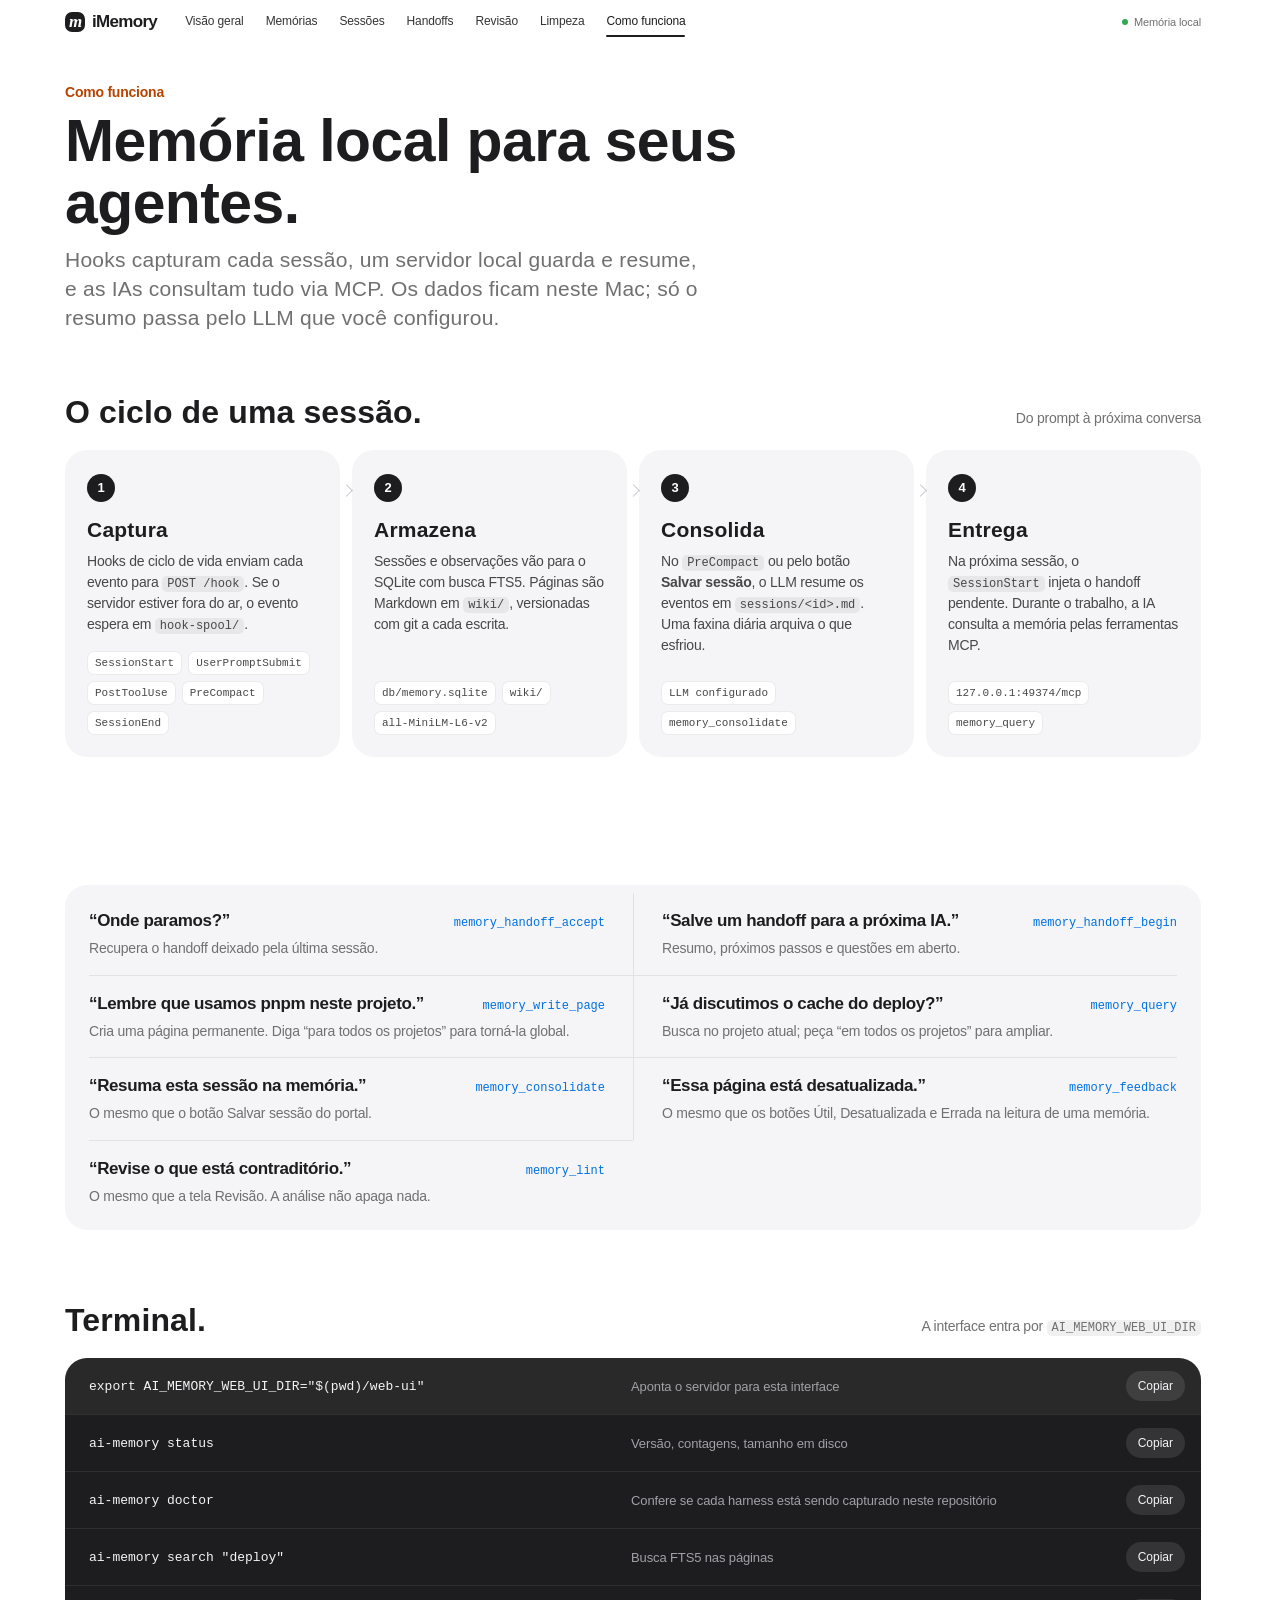
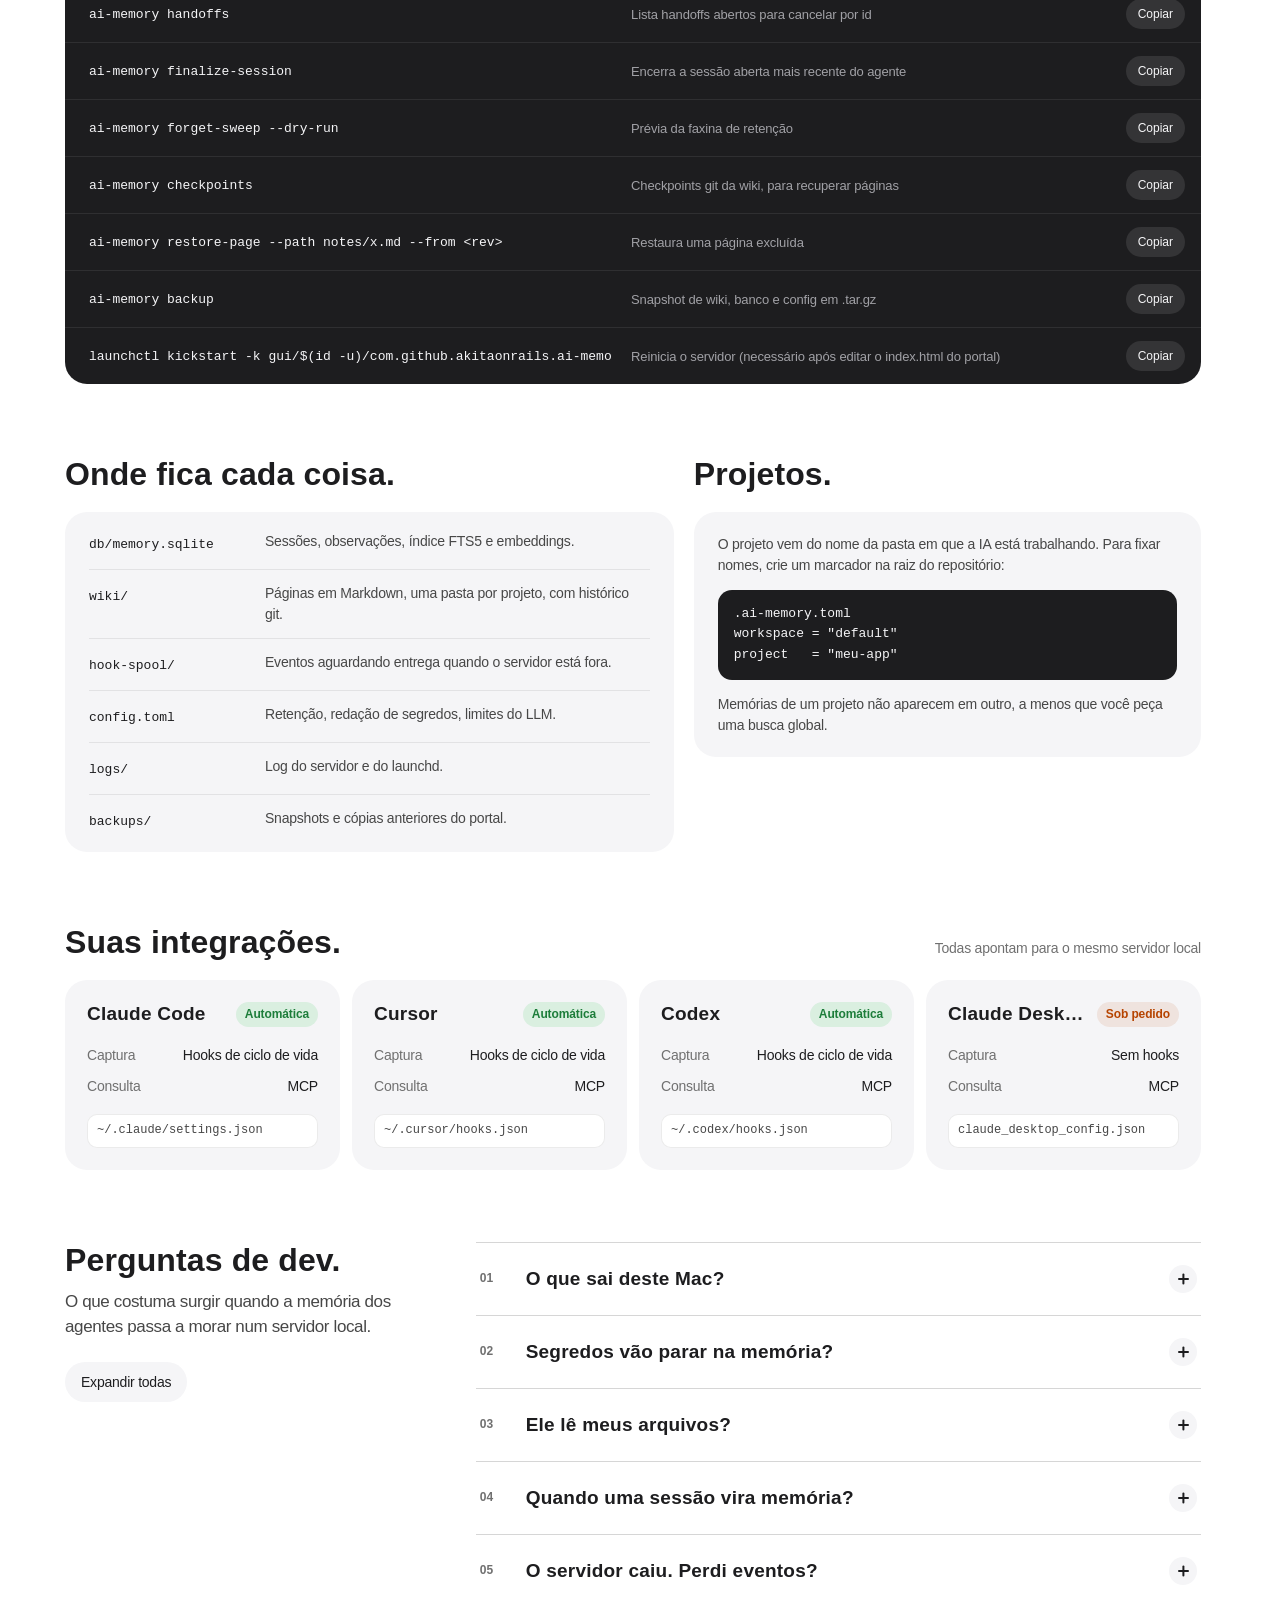
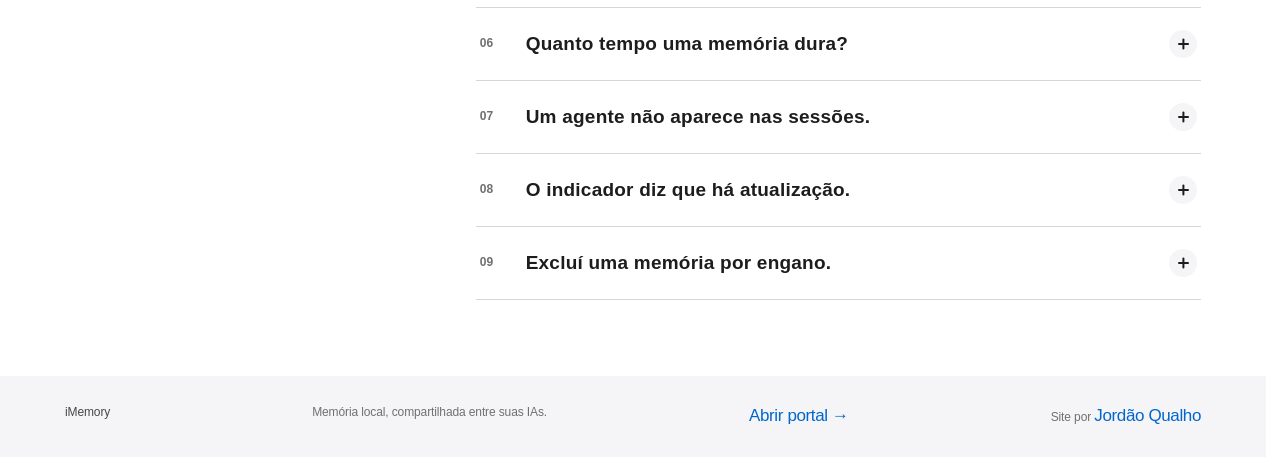
<file: web-ui/guide.html>
<!doctype html>
<html lang="pt-BR">
<head>
  <meta charset="utf-8">
  <meta name="viewport" content="width=device-width,initial-scale=1">
  <meta name="color-scheme" content="light">
  <meta name="theme-color" content="#ffffff">
  <title>Como funciona · iMemory</title>
  <link rel="icon" href="data:image/svg+xml,%3Csvg xmlns='http://www.w3.org/2000/svg' viewBox='0 0 40 40'%3E%3Crect width='40' height='40' rx='12' fill='%231d1d1f'/%3E%3Cpath d='M10 28V12h5l5 9 5-9h5v16h-5V20l-5 8-5-8v8' fill='%23fff'/%3E%3C/svg%3E">
  <link rel="stylesheet" href="style.css">
  <link rel="stylesheet" href="refine.css">
  <link rel="stylesheet" href="components.css">
  <script src="motion.js" defer></script>
  <script src="guide.js" defer></script>
</head>
<body>
  <a class="skip" href="#content">Ir para o conteúdo</a>
  <header class="global-nav">
    <div class="nav-inner">
      <a class="brand" href="./" aria-label="iMemory, início"><span class="logo">m</span><span>iMemory</span></a>
      <nav aria-label="Navegação principal" class="primary-nav">
        <a href="./">Visão geral</a>
        <a href="./#pages">Memórias</a>
        <a href="./#sessions">Sessões</a>
        <a href="./#handoffs">Handoffs</a>
        <a href="./#review">Revisão</a>
        <a href="./#cleanup">Limpeza</a>
        <a href="guide.html" class="active" aria-current="page">Como funciona</a>
      </nav>
      <div class="nav-status"><span class="connection online">Memória local</span></div>
    </div>
  </header>

  <main id="content" tabindex="-1">
    <section class="hero-band">
      <div class="hero">
        <div class="eyebrow">Como funciona</div>
        <h1>Memória local para seus agentes.</h1>
        <p>Hooks capturam cada sessão, um servidor local guarda e resume, e as IAs consultam tudo via MCP. Os dados ficam neste Mac; só o resumo passa pelo LLM que você configurou.</p>
      </div>
    </section>

    <section class="content-band doc">
      <div class="shell">

        <section class="doc-section" aria-labelledby="flow-title">
          <div class="section-title"><h2 id="flow-title">O ciclo de uma sessão.</h2><span>Do prompt à próxima conversa</span></div>
          <ol class="flow">
            <li class="g-card flow-step">
              <span class="step-no">1</span>
              <h3>Captura</h3>
              <p>Hooks de ciclo de vida enviam cada evento para <code>POST /hook</code>. Se o servidor estiver fora do ar, o evento espera em <code>hook-spool/</code>.</p>
              <div class="tags"><code>SessionStart</code><code>UserPromptSubmit</code><code>PostToolUse</code><code>PreCompact</code><code>SessionEnd</code></div>
            </li>
            <li class="g-card flow-step">
              <span class="step-no">2</span>
              <h3>Armazena</h3>
              <p>Sessões e observações vão para o SQLite com busca FTS5. Páginas são Markdown em <code>wiki/</code>, versionadas com git a cada escrita.</p>
              <div class="tags"><code>db/memory.sqlite</code><code>wiki/</code><code>all-MiniLM-L6-v2</code></div>
            </li>
            <li class="g-card flow-step">
              <span class="step-no">3</span>
              <h3>Consolida</h3>
              <p>No <code>PreCompact</code> ou pelo botão <strong>Salvar sessão</strong>, o LLM resume os eventos em <code>sessions/&lt;id&gt;.md</code>. Uma faxina diária arquiva o que esfriou.</p>
              <div class="tags"><code>LLM configurado</code><code>memory_consolidate</code></div>
            </li>
            <li class="g-card flow-step">
              <span class="step-no">4</span>
              <h3>Entrega</h3>
              <p>Na próxima sessão, o <code>SessionStart</code> injeta o handoff pendente. Durante o trabalho, a IA consulta a memória pelas ferramentas MCP.</p>
              <div class="tags"><code>127.0.0.1:49374/mcp</code><code>memory_query</code></div>
            </li>
          </ol>
        </section>

        <section class="doc-section" aria-labelledby="prompts-title">
          <div class="section-title"><h2 id="prompts-title">Peça em linguagem natural.</h2><span>A IA escolhe a ferramenta MCP</span></div>
          <div class="g-card phrases">
            <div class="phrase"><q>Onde paramos?</q><code>memory_handoff_accept</code><span>Recupera o handoff deixado pela última sessão.</span></div>
            <div class="phrase"><q>Salve um handoff para a próxima IA.</q><code>memory_handoff_begin</code><span>Resumo, próximos passos e questões em aberto.</span></div>
            <div class="phrase"><q>Lembre que usamos pnpm neste projeto.</q><code>memory_write_page</code><span>Cria uma página permanente. Diga “para todos os projetos” para torná-la global.</span></div>
            <div class="phrase"><q>Já discutimos o cache do deploy?</q><code>memory_query</code><span>Busca no projeto atual; peça “em todos os projetos” para ampliar.</span></div>
            <div class="phrase"><q>Resuma esta sessão na memória.</q><code>memory_consolidate</code><span>O mesmo que o botão Salvar sessão do portal.</span></div>
            <div class="phrase"><q>Essa página está desatualizada.</q><code>memory_feedback</code><span>O mesmo que os botões Útil, Desatualizada e Errada na leitura de uma memória.</span></div>
            <div class="phrase"><q>Revise o que está contraditório.</q><code>memory_lint</code><span>O mesmo que a tela Revisão. A análise não apaga nada.</span></div>
          </div>
        </section>

        <section class="doc-section" aria-labelledby="cli-title">
          <div class="section-title"><h2 id="cli-title">Terminal.</h2><span>A interface entra por <code>AI_MEMORY_WEB_UI_DIR</code></span></div>
          <div class="terminal">
            <div class="cmd head"><code>export AI_MEMORY_WEB_UI_DIR="$(pwd)/web-ui"</code><span>Aponta o servidor para esta interface</span><button type="button" class="copy">Copiar</button></div>
            <div class="cmd"><code>ai-memory status</code><span>Versão, contagens, tamanho em disco</span><button type="button" class="copy">Copiar</button></div>
            <div class="cmd"><code>ai-memory doctor</code><span>Confere se cada harness está sendo capturado neste repositório</span><button type="button" class="copy">Copiar</button></div>
            <div class="cmd"><code>ai-memory search "deploy"</code><span>Busca FTS5 nas páginas</span><button type="button" class="copy">Copiar</button></div>
            <div class="cmd"><code>ai-memory handoffs</code><span>Lista handoffs abertos para cancelar por id</span><button type="button" class="copy">Copiar</button></div>
            <div class="cmd"><code>ai-memory finalize-session</code><span>Encerra a sessão aberta mais recente do agente</span><button type="button" class="copy">Copiar</button></div>
            <div class="cmd"><code>ai-memory forget-sweep --dry-run</code><span>Prévia da faxina de retenção</span><button type="button" class="copy">Copiar</button></div>
            <div class="cmd"><code>ai-memory checkpoints</code><span>Checkpoints git da wiki, para recuperar páginas</span><button type="button" class="copy">Copiar</button></div>
            <div class="cmd"><code>ai-memory restore-page --path notes/x.md --from &lt;rev&gt;</code><span>Restaura uma página excluída</span><button type="button" class="copy">Copiar</button></div>
            <div class="cmd"><code>ai-memory backup</code><span>Snapshot de wiki, banco e config em .tar.gz</span><button type="button" class="copy">Copiar</button></div>
            <div class="cmd"><code>launchctl kickstart -k gui/$(id -u)/com.github.akitaonrails.ai-memory</code><span>Reinicia o servidor (necessário após editar o index.html do portal)</span><button type="button" class="copy">Copiar</button></div>
          </div>
        </section>

        <section class="doc-section split" aria-labelledby="data-title">
          <div>
            <div class="section-title"><h2 id="data-title">Onde fica cada coisa.</h2></div>
            <dl class="g-card paths">
              <div><dt><code>db/memory.sqlite</code></dt><dd>Sessões, observações, índice FTS5 e embeddings.</dd></div>
              <div><dt><code>wiki/</code></dt><dd>Páginas em Markdown, uma pasta por projeto, com histórico git.</dd></div>
              <div><dt><code>hook-spool/</code></dt><dd>Eventos aguardando entrega quando o servidor está fora.</dd></div>
              <div><dt><code>config.toml</code></dt><dd>Retenção, redação de segredos, limites do LLM.</dd></div>
              <div><dt><code>logs/</code></dt><dd>Log do servidor e do launchd.</dd></div>
              <div><dt><code>backups/</code></dt><dd>Snapshots e cópias anteriores do portal.</dd></div>
            </dl>
          </div>
          <div>
            <div class="section-title"><h2>Projetos.</h2></div>
            <div class="g-card note">
              <p>O projeto vem do nome da pasta em que a IA está trabalhando. Para fixar nomes, crie um marcador na raiz do repositório:</p>
              <pre><code>.ai-memory.toml
workspace = "default"
project   = "meu-app"</code></pre>
              <p>Memórias de um projeto não aparecem em outro, a menos que você peça uma busca global.</p>
            </div>
          </div>
        </section>

        <section class="doc-section" aria-labelledby="int-title">
          <div class="section-title"><h2 id="int-title">Suas integrações.</h2><span>Todas apontam para o mesmo servidor local</span></div>
          <div class="integrations">
            <article class="g-card integration">
              <header><h3>Claude Code</h3><span class="badge auto">Automática</span></header>
              <ul><li><b>Captura</b>Hooks de ciclo de vida</li><li><b>Consulta</b>MCP</li></ul>
              <code class="config">~/.claude/settings.json</code>
            </article>
            <article class="g-card integration">
              <header><h3>Cursor</h3><span class="badge auto">Automática</span></header>
              <ul><li><b>Captura</b>Hooks de ciclo de vida</li><li><b>Consulta</b>MCP</li></ul>
              <code class="config">~/.cursor/hooks.json</code>
            </article>
            <article class="g-card integration">
              <header><h3>Codex</h3><span class="badge auto">Automática</span></header>
              <ul><li><b>Captura</b>Hooks de ciclo de vida</li><li><b>Consulta</b>MCP</li></ul>
              <code class="config">~/.codex/hooks.json</code>
            </article>
            <article class="g-card integration">
              <header><h3>Claude Desktop</h3><span class="badge manual">Sob pedido</span></header>
              <ul><li><b>Captura</b>Sem hooks</li><li><b>Consulta</b>MCP</li></ul>
              <code class="config">claude_desktop_config.json</code>
            </article>
          </div>
        </section>

        <section class="doc-section faq-section" aria-labelledby="faq-title">
          <div class="faq-intro">
            <h2 id="faq-title">Perguntas de dev.</h2>
            <p>O que costuma surgir quando a memória dos agentes passa a morar num servidor local.</p>
            <button type="button" class="pill-button" id="faq-toggle" aria-pressed="false">Expandir todas</button>
          </div>
          <div class="faq-list">
            <details class="faq-item"><summary><span class="faq-no">01</span><span class="faq-q">O que sai deste Mac?</span><span class="faq-icon" aria-hidden="true"></span></summary><div class="faq-a"><p>Só o texto enviado ao LLM que você configurou, quando uma sessão é consolidada ou revisada pelo auto-improve agendado.</p><p>Captura, busca FTS5, embeddings e o portal rodam localmente em <code>127.0.0.1:49374</code>.</p></div></details>
            <details class="faq-item"><summary><span class="faq-no">02</span><span class="faq-q">Segredos vão parar na memória?</span><span class="faq-icon" aria-hidden="true"></span></summary><div class="faq-a"><p>Os eventos passam por redação antes de gravar: tokens Bearer, chaves <code>sk-</code>, <code>ghp_</code>, <code>AKIA</code>, <code>AIza</code>, tokens do Slack, JWTs e chaves PEM.</p><p>Padrões próprios podem ser adicionados na seção de redação do <code>config.toml</code>.</p></div></details>
            <details class="faq-item"><summary><span class="faq-no">03</span><span class="faq-q">Ele lê meus arquivos?</span><span class="faq-icon" aria-hidden="true"></span></summary><div class="faq-a"><p>Não. Recebe apenas os eventos da conversa e das ferramentas que a IA executa: prompts, chamadas de ferramenta e seus resultados resumidos.</p><p>Não monitora o editor, o sistema de arquivos nem o que você digita fora da IA.</p></div></details>
            <details class="faq-item"><summary><span class="faq-no">04</span><span class="faq-q">Quando uma sessão vira memória?</span><span class="faq-icon" aria-hidden="true"></span></summary><div class="faq-a"><p>Em três momentos: no <code>PreCompact</code>, quando o agente compacta o contexto; pelo botão <strong>Salvar sessão</strong> do portal; ou quando você pede “resuma esta sessão na memória”.</p><p>No fim da sessão, o hook deixa um handoff automático para a próxima IA. A consolidação no <code>SessionEnd</code> só roda com <code>AI_MEMORY_CONSOLIDATE_ON_SESSION_END</code> ligado.</p></div></details>
            <details class="faq-item"><summary><span class="faq-no">05</span><span class="faq-q">O servidor caiu. Perdi eventos?</span><span class="faq-icon" aria-hidden="true"></span></summary><div class="faq-a"><p>Não, se ele voltar a tempo. Os hooks gravam cada evento em <code>hook-spool/</code> e reenviam quando o servidor responde.</p><p>Eventos parados por mais de 7 dias são descartados na drenagem.</p></div></details>
            <details class="faq-item"><summary><span class="faq-no">06</span><span class="faq-q">Quanto tempo uma memória dura?</span><span class="faq-icon" aria-hidden="true"></span></summary><div class="faq-a"><p>Decisões, regras e notas ficam até você excluir. Uma faxina diária arquiva memórias de sessão pouco consultadas e apaga de vez o que está arquivado há mais de 180 dias (<code>hard_delete_after_days</code>).</p><p>Páginas fixadas não são arquivadas; páginas com <code>expires_at</code> somem na data definida.</p></div></details>
            <details class="faq-item"><summary><span class="faq-no">07</span><span class="faq-q">Um agente não aparece nas sessões.</span><span class="faq-icon" aria-hidden="true"></span></summary><div class="faq-a"><p>Rode <code>ai-memory doctor</code> dentro do repositório: ele compara as sessões locais de cada harness com o que o servidor recebeu e aponta o hook que falta.</p><p>Para reinstalar, use <code>ai-memory install-hooks --agent &lt;agente&gt; --apply</code>.</p></div></details>
            <details class="faq-item"><summary><span class="faq-no">08</span><span class="faq-q">O indicador diz que há atualização.</span><span class="faq-icon" aria-hidden="true"></span></summary><div class="faq-a"><p>O portal lê a versão do servidor local e compara com a última release de <a href="https://github.com/akitaonrails/ai-memory/releases">akitaonrails/ai-memory</a>. Isso acontece ao abrir e de novo quando você clica em <strong>Servidor conectado</strong>.</p><p>A interface não atualiza o binário. Para trocar a versão, use o instalador do ai-memory e reinicie o LaunchAgent.</p></div></details>
            <details class="faq-item"><summary><span class="faq-no">09</span><span class="faq-q">Excluí uma memória por engano.</span><span class="faq-icon" aria-hidden="true"></span></summary><div class="faq-a"><p>No portal há 6 segundos para desfazer. Depois disso, toda exclusão deixa um checkpoint git na wiki.</p><p>Liste com <code>ai-memory checkpoints</code> e recupere com <code>ai-memory restore-page --path &lt;caminho&gt; --from &lt;rev&gt;</code>.</p></div></details>
          </div>
        </section>
      </div>
    </section>
  </main>

  <footer><div class="shell footer-inner"><span>iMemory</span><span>Memória local, compartilhada entre suas IAs.</span><a href="./" class="text-link">Abrir portal →</a><span>Site por <a href="https://jordaoqualho.com/" target="_blank" rel="noopener noreferrer" class="text-link">Jordão Qualho</a></span></div></footer>
  <div id="toasts" class="toasts"></div>
</body>
</html>
</file>
<file: web-ui/style.css>
:root{--ink:#1d1d1f;--deep:#474747;--muted:#707070;--line:#d6d6d6;--paper:#fff;--canvas:#f5f5f7;--wash:#e8e8ed;--blue:#0071e3;--link:#0066cc;--ember:#b64400;font-family:-apple-system,BlinkMacSystemFont,"SF Pro Text","SF Pro Icons","Helvetica Neue",Helvetica,Arial,sans-serif;font-feature-settings:normal;color-scheme:light}*{box-sizing:border-box}html{background:var(--paper);scroll-behavior:smooth}body{margin:0;color:var(--ink);background:var(--paper);font-size:17px;line-height:1.47;letter-spacing:-.022em;-webkit-font-smoothing:antialiased;-moz-osx-font-smoothing:grayscale;text-rendering:optimizeLegibility}button,input,select{font:inherit}button{cursor:pointer}a{color:inherit;text-decoration:none}button,a,input,summary{-webkit-tap-highlight-color:transparent;touch-action:manipulation}button:focus-visible,a:focus-visible,input:focus-visible,summary:focus-visible{outline:3px solid var(--blue);outline-offset:3px}.skip{position:fixed;z-index:9;top:-100px;left:20px;padding:12px 16px;background:var(--ink);color:#fff;border-radius:999px}.skip:focus{top:10px}.visually-hidden{position:absolute;width:1px;height:1px;padding:0;margin:-1px;overflow:hidden;clip:rect(0,0,0,0);white-space:nowrap;border:0}.shell{max-width:1200px;margin:0 auto;padding-inline:32px}.global-nav{height:48px;position:sticky;top:0;z-index:5;background:color-mix(in srgb,var(--paper) 86%,transparent);backdrop-filter:saturate(180%) blur(20px)}.nav-inner{height:100%;max-width:1200px;margin:auto;padding:0 32px;display:flex;align-items:center;gap:28px}.brand{font-size:17px;font-weight:600;letter-spacing:-.04em;display:flex;align-items:center;gap:7px;white-space:nowrap}.logo{display:grid;place-items:center;width:20px;height:20px;border-radius:7px;background:var(--ink);color:#fff;font-family:Georgia,serif;font-style:italic;font-size:17px;line-height:1;letter-spacing:-2px;padding-right:1px}.primary-nav{display:flex;align-items:center;gap:22px;flex:1}.primary-nav a{color:var(--deep);font-size:12px;white-space:nowrap}.primary-nav a:hover,.primary-nav a.active{color:var(--ink)}.primary-nav a.active{font-weight:600}.nav-status{display:flex;align-items:center;gap:12px;margin-left:auto}.connection{font-size:11px;color:var(--muted);white-space:nowrap;display:flex;align-items:center;gap:6px}button.connection{border:0;background:transparent;padding:0;font:inherit}button.connection:hover{color:var(--ink)}.connection:before{content:"";height:6px;width:6px;border-radius:50%;background:var(--muted);flex:none}.connection.online:before{background:#34a853}.connection.update{color:var(--ember)}.connection.update:before{background:var(--ember)}.refresh{width:28px;height:28px;border:0;background:transparent;border-radius:50%;font-size:19px;line-height:1;color:var(--deep)}.refresh:hover{background:var(--wash)}.hero-band{background:var(--paper)}.hero{max-width:900px;margin:0 auto;padding:120px 32px 108px;text-align:center}.eyebrow{font-size:14px;line-height:1.25;font-weight:500;letter-spacing:-.01em;color:var(--ember)}h1{margin:12px 0 18px;font-size:clamp(48px,7vw,80px);line-height:1.05;letter-spacing:-.015em;font-weight:600}h2{font-size:clamp(28px,3.4vw,40px);line-height:1.14;letter-spacing:.007em;font-weight:600}p{line-height:1.47}.hero p{max-width:560px;margin:0 auto;color:var(--muted);font-size:21px;letter-spacing:.011em}.date{display:block;margin-top:20px;color:var(--muted);font-size:14px}.content-band{padding:64px 0 96px;background:var(--paper)}#search-form{max-width:740px;margin:0 auto 76px;padding:7px 7px 7px 19px;background:var(--canvas);border-radius:999px;display:flex;align-items:center;gap:12px}#search-form>span{font-size:22px;color:var(--deep);line-height:1}input{min-width:0;flex:1;border:0;background:transparent;color:var(--ink);outline:0;font-size:17px;padding:9px 0}input::placeholder{color:var(--muted)}kbd{color:var(--muted);font-size:11px;border:1px solid var(--line);border-radius:6px;padding:3px 6px;letter-spacing:0}.button{border:0;border-radius:980px;background:var(--blue);color:#fff;padding:11px 17px;font-size:17px;font-weight:400;letter-spacing:-.022em;white-space:nowrap}.button:hover{background:#0077ed}.button.secondary{color:var(--ink);background:var(--wash)}.button.secondary:hover{background:#dfe0e5}#notice{max-width:740px;margin:-50px auto 48px;padding:16px 20px;background:#fff6f1;color:var(--ink);border-radius:18px;font-size:14px}#view{min-height:220px}.metrics{max-width:1200px;margin:0 auto 100px;display:grid;grid-template-columns:repeat(4,1fr);background:var(--canvas);border-radius:28px;overflow:hidden}.metric{padding:36px 28px;min-height:196px}.metric-label{font-size:17px;color:var(--deep);line-height:1.3}.metric-number{margin:24px 0 8px;font-size:56px;line-height:1.07;font-weight:600;letter-spacing:-.005em;font-variant-numeric:tabular-nums}.metric-note{color:var(--muted);font-size:14px}.columns{display:grid;grid-template-columns:1fr 1fr;gap:20px}.card{background:var(--canvas);border-radius:28px;overflow:hidden}.card-header{display:flex;justify-content:space-between;align-items:center;gap:14px;padding:28px 32px 18px}.card-header h2{font-size:28px;margin:0}.text-link{border:0;background:none;color:var(--link);font-size:17px;letter-spacing:-.022em;padding:0;white-space:nowrap}.text-link:hover{text-decoration:underline}.empty{min-height:320px;padding:48px 32px;display:flex;flex-direction:column;align-items:center;justify-content:center;text-align:center}.empty-symbol{display:grid;place-items:center;width:72px;height:72px;background:var(--paper);border-radius:28px;color:var(--ink);font-size:31px;margin-bottom:24px}.empty h3{font-size:28px;line-height:1.14;letter-spacing:.007em;margin:0 0 12px;font-weight:600}.empty p{max-width:370px;margin:0;color:var(--muted);font-size:17px}.handoff-empty{background:#f0e4d3}.project-section{margin-top:112px}.section-title{display:flex;align-items:baseline;justify-content:space-between;gap:20px;margin-bottom:28px}.section-title h2{margin:0}.section-title span{font-size:14px;color:var(--muted)}.project-cards{display:grid;grid-template-columns:repeat(4,1fr);gap:20px}.project-card{min-height:230px;border:0;border-radius:28px;background:var(--canvas);padding:28px;text-align:left;transition:background .2s}.project-card:hover{background:var(--wash)}.project-card .folder{display:block;font-size:40px;line-height:1;margin-bottom:70px}.project-card strong{display:block;overflow-wrap:anywhere;font-size:21px;line-height:1.2;font-weight:600}.project-card small{display:block;margin-top:12px;color:var(--muted);font-size:14px}.guide{margin-top:112px;border-radius:28px;padding:64px;background:var(--ink);color:#fff;display:grid;grid-template-columns:auto minmax(0,1fr) auto;align-items:center;gap:28px}.guide>span{font-size:48px}.guide strong{font-size:32px;line-height:1.14;letter-spacing:.007em;font-weight:600}.guide p{margin:8px 0 0;color:#d2d2d7;font-size:17px}.guide .text-link{color:#8ab4f8}footer{background:var(--canvas);padding:28px 0;color:var(--muted);font-size:12px}footer .footer-inner{display:flex;justify-content:space-between;gap:16px}.footer-inner>span:first-child{color:var(--deep)}.row{display:flex;align-items:center;gap:18px;width:100%;border:0;background:transparent;padding:23px 32px;text-align:left}.row:hover{background:color-mix(in srgb,var(--wash) 80%,transparent)}.row-icon{width:30px;font-size:26px;line-height:1;color:var(--deep);flex-shrink:0}.row-main{min-width:0;flex:1}.row-main strong{display:block;font-size:17px;font-weight:600;overflow-wrap:anywhere}.row-main small{display:block;margin-top:7px;color:var(--muted);font-size:14px;overflow-wrap:anywhere}.row-main p{margin:9px 0 0;color:var(--muted);font-size:14px}.pill{padding:6px 11px;border-radius:999px;background:var(--wash);font-size:12px;color:var(--deep);white-space:nowrap}.muted{color:var(--muted);font-size:14px}dialog{width:min(830px,calc(100% - 32px));max-height:88vh;border:0;border-radius:28px;background:var(--paper);color:var(--ink);padding:38px 44px}dialog::backdrop{background:#0000004d;backdrop-filter:blur(12px)}.reader-top{display:flex;justify-content:space-between;align-items:center}.close-reader{border:0;background:var(--wash);border-radius:50%;width:32px;height:32px;font-size:24px;line-height:1}.close-reader:hover{background:var(--line)}dialog h2{font-size:40px;line-height:1.12;letter-spacing:-.03em;overflow-wrap:anywhere;margin:18px 0 8px}#reader-body{font-size:17px;line-height:1.55;overflow-wrap:anywhere;margin-top:32px}#reader-body pre{padding:18px 20px;background:var(--canvas);border-radius:18px;white-space:pre-wrap;overflow:auto;font-size:13px;line-height:1.55}#reader-body code{font-family:ui-monospace,SFMono-Regular,Menlo,monospace;background:var(--wash);padding:2px 4px;border-radius:4px;font-size:.85em}#reader-body pre code{background:none;padding:0}#reader-body details{padding:16px 0;border-top:1px solid var(--line)}#reader-body summary{cursor:pointer;font-size:14px;color:var(--deep)}#reader-body h3{font-size:24px}#reader-body blockquote{margin-left:0;padding-left:18px;border-left:3px solid var(--line);color:var(--muted)}#reader-body a{color:var(--link);text-decoration:underline}.load-more{display:block;margin:28px auto}.error-empty{min-height:280px}mark{background:#dbeaff;color:var(--ink)}@media(max-width:900px){.primary-nav{gap:14px}.project-cards{grid-template-columns:repeat(2,1fr)}.metrics{grid-template-columns:repeat(2,1fr)}.metric{min-height:160px}.columns{margin:0;padding:0}.guide{padding:46px;grid-template-columns:1fr}.guide .text-link{margin-top:8px}}@media(max-width:660px){.global-nav{height:auto;min-height:48px}.nav-inner{padding:10px 20px;gap:14px;flex-wrap:wrap}.primary-nav{order:3;width:100%;overflow:auto;padding-bottom:2px;gap:20px}.nav-status{gap:8px}.connection{font-size:10px}.hero{padding:72px 20px 68px;text-align:left}.hero h1{font-size:52px}.hero p{margin-left:0;font-size:19px}.date{font-size:12px}.shell{padding-inline:20px}.content-band{padding:38px 0 70px}#search-form{margin-bottom:52px;padding-left:15px}#search-form>span,kbd{display:none}.button{font-size:15px;padding:10px 15px}.metrics{border-radius:28px;margin-bottom:72px}.metric{padding:26px 20px;min-height:146px}.metric-label{font-size:14px}.metric-number{font-size:42px;margin:20px 0 6px}.metric-note{font-size:12px}.columns{grid-template-columns:1fr}.card-header{padding:26px 24px 16px}.card-header h2{font-size:24px}.row{padding:20px 24px}.row-icon{display:none}.pill{font-size:10px}.empty{min-height:260px;padding:36px 24px}.empty h3{font-size:24px}.empty p{font-size:15px}.project-section{margin-top:76px}.section-title{display:block}.section-title h2{font-size:32px}.section-title span{display:block;margin-top:10px}.project-cards{gap:12px}.project-card{min-height:180px;padding:22px}.project-card .folder{font-size:28px;margin-bottom:48px}.project-card strong{font-size:17px}.guide{margin-top:76px;padding:38px 30px}.guide strong{font-size:27px}footer .footer-inner{display:grid;gap:8px}.footer-inner #updated{display:none}dialog{padding:28px 24px}dialog h2{font-size:32px}}
</file>
<file: web-ui/refine.css>
/* Portal pessoal: prioriza estado e ação, com menos leitura de apoio. */
.hero{max-width:1200px;padding:58px 32px 46px;text-align:left}.hero h1{max-width:900px;margin:8px 0 10px;font-size:clamp(48px,5vw,72px);letter-spacing:-.015em}.hero p{max-width:640px;margin:0;font-size:19px;line-height:1.35}.date{margin-top:12px;font-size:12px}.content-band{padding:40px 0 76px}#search-form{max-width:none;margin:0 0 42px}.metrics{gap:12px;margin-bottom:56px;background:transparent;border-radius:0;overflow:visible}.metric{min-height:164px;padding:26px 28px;background:var(--canvas);border-radius:28px}.metric-label{font-size:14px;color:var(--deep)}.metric-number{margin:18px 0 0;font-size:68px;letter-spacing:-.01em}.metric-note{display:none}.columns{gap:12px}.card-header{padding:24px 28px 12px}.card-header h2{font-size:24px}.empty{min-height:220px;padding:32px 28px}.empty-symbol{width:56px;height:56px;margin-bottom:18px;font-size:24px}.empty h3{font-size:22px}.empty p{font-size:15px}.project-section{margin-top:72px}.guide{margin-top:72px;padding:38px 42px}.guide strong{font-size:28px}.guide p{font-size:15px}.project-card{min-height:190px}.project-card .folder{margin-bottom:44px}
@media(max-width:660px){.hero{padding:42px 20px 34px}.hero h1{font-size:46px}.hero p{font-size:17px}.content-band{padding:30px 0 60px}#search-form{margin-bottom:32px}.metrics{gap:8px;margin-bottom:52px}.metric{min-height:132px;padding:20px 18px;border-radius:22px}.metric-number{margin-top:14px;font-size:52px}.metric-label{font-size:12px}.empty{min-height:190px}.guide{margin-top:56px;padding:32px 28px}}

/* A primeira tela deve mostrar os indicadores completos. */
.hero{padding:40px 32px 30px}.hero h1{font-size:clamp(46px,4.6vw,64px)}.date{display:none}.content-band{padding-top:24px}#search-form{margin-bottom:28px}.metrics{margin-bottom:52px}.metric{min-height:152px}.metric-number{font-size:66px}@media(max-width:660px){.hero{padding:34px 20px 26px}.hero h1{font-size:42px}.content-band{padding-top:20px}#search-form{margin-bottom:24px}.metric{min-height:124px}.metric-number{font-size:50px}}
</file>
<file: web-ui/components.css>
/* Tipografia, componentes e movimento inspirados em apple.com/br/iphone.
   Carregado depois de style.css e refine.css; só refina, não redesenha. */

:root{
  --display:-apple-system,BlinkMacSystemFont,"SF Pro Display","SF Pro Icons","Helvetica Neue",Helvetica,Arial,sans-serif;
  --ease:cubic-bezier(.28,.11,.32,1);
  --ease-out:cubic-bezier(.16,1,.3,1);
  --spring:cubic-bezier(.34,1.56,.64,1);
  --danger:#e30000;
  --danger-press:#c40000;
  --hair:rgba(0,0,0,.08);
  --ring:0 0 0 4px rgba(0,113,227,.16);
}

/* ---------- Escala tipográfica (SF Pro, métricas da Apple) ---------- */
h1,h2,h3,.brand,.metric-number,.guide strong,.project-card strong,.empty h3,.review-number,.stat b{font-family:var(--display)}
.hero h1{font-weight:600;line-height:1.0625;letter-spacing:-.009em}
.hero p{font-size:21px;line-height:1.381;letter-spacing:.011em}
.section-title h2{letter-spacing:0}
.card-header h2{line-height:1.167;letter-spacing:.009em}
.empty h3{line-height:1.19;letter-spacing:.011em}
.guide strong{letter-spacing:.007em}
.project-card strong{letter-spacing:.011em}
.metric-label,.row-main small,.row-main p,.muted,.section-title span,.project-card small,.empty p,#notice{letter-spacing:-.016em}
.primary-nav a,.connection,.pill,footer,kbd{letter-spacing:-.01em}
.row-main strong{line-height:1.29;letter-spacing:-.022em}
.row-main small{line-height:1.43}
.row-main p{line-height:1.43}
.eyebrow{font-size:14px;letter-spacing:-.016em;font-weight:600}
code{font-family:ui-monospace,"SF Mono",SFMono-Regular,Menlo,monospace}
@media(max-width:660px){.hero p{font-size:19px;line-height:1.42;letter-spacing:.012em}}

.icon{width:18px;height:18px;fill:none;stroke:currentColor;stroke-width:1.6;stroke-linecap:round;stroke-linejoin:round;flex-shrink:0}

/* ---------- Navegação global ---------- */
.global-nav{height:44px;background:rgba(255,255,255,.8);-webkit-backdrop-filter:saturate(180%) blur(20px);backdrop-filter:saturate(180%) blur(20px);transition:box-shadow .4s var(--ease)}
.global-nav.scrolled{box-shadow:0 1px 0 var(--hair)}
.primary-nav{position:relative;align-self:stretch}
.primary-nav a{display:flex;align-items:center;height:100%;color:rgba(0,0,0,.8);transition:color .25s var(--ease)}
.primary-nav a:hover{color:var(--blue)}
.primary-nav a.active{color:var(--ink);font-weight:400}
.nav-indicator{position:absolute;left:0;bottom:7px;height:2px;width:0;border-radius:2px;background:var(--ink);opacity:0;pointer-events:none}
.nav-indicator.ready{transition:transform .5s var(--ease-out),width .5s var(--ease-out),opacity .3s}
.connection.online:before{animation:pulse 1.6s var(--ease) 2}
.connection.update:before{animation:none}
.refresh{display:grid;place-items:center;transition:background .2s,transform .3s var(--ease)}
.refresh:active{transform:scale(.9)}
.refresh:disabled{animation:spin .9s linear infinite;cursor:progress}
@media(max-width:660px){.global-nav{height:auto}.primary-nav{flex:1 0 100%;align-self:auto;gap:20px}.primary-nav a{height:34px;flex-shrink:0}.nav-indicator{bottom:2px}}

/* ---------- Botões ---------- */
.button{display:inline-flex;align-items:center;justify-content:center;gap:6px;transition:background .25s var(--ease),color .25s,opacity .25s,transform .2s var(--ease)}
.button:active:not(:disabled){transform:scale(.96)}
.button:disabled{opacity:.38;cursor:default}
.button.small{font-size:14px;letter-spacing:-.016em;padding:7px 15px}
.button.danger{background:var(--danger);color:#fff}
.button.danger:hover:not(:disabled){background:var(--danger-press)}
.button .icon{width:16px;height:16px;stroke-width:1.8}
.text-danger{display:inline-flex;align-items:center;gap:6px;border:0;background:none;padding:6px 0;color:var(--danger);font-size:17px;letter-spacing:-.022em}
.text-danger:hover{text-decoration:underline}

/* ---------- Busca (pill com anel de foco) ---------- */
#search-form{position:relative;padding:6px 6px 6px 18px;border:1px solid transparent;transition:background .35s var(--ease),border-color .35s var(--ease),box-shadow .35s var(--ease)}
#search-form:hover{background:#efeff2}
#search-form:focus-within{background:var(--paper);border-color:var(--blue);box-shadow:var(--ring)}
.search-icon{width:19px;height:19px;fill:none;stroke:var(--muted);stroke-width:1.8;stroke-linecap:round;flex-shrink:0;transition:stroke .3s}
#search-form:focus-within .search-icon{stroke:var(--blue)}
#search{letter-spacing:-.022em}
#search:focus-visible{outline:0}
#search::-webkit-search-cancel-button,#search::-webkit-search-decoration{-webkit-appearance:none;appearance:none}
#search::placeholder{transition:opacity .28s var(--ease),transform .28s var(--ease)}
#search.ph-swap::placeholder{opacity:0}
.search-clear{display:grid;place-items:center;flex-shrink:0;width:22px;height:22px;padding:0 0 2px;border:0;border-radius:50%;background:#aeaeb2;color:#fff;font-size:17px;line-height:1;opacity:0;transform:scale(.5);pointer-events:none;transition:opacity .2s,transform .3s var(--spring),background .2s}
.search-clear.show{opacity:1;transform:none;pointer-events:auto}
.search-clear:hover{background:#8e8e93}
#search-form kbd{transition:opacity .2s}
#search-form:focus-within kbd,.search-clear.show~kbd{opacity:0}

/* ---------- Controles de 40px: abas, botões-pílula e menu ---------- */
:root{--control:40px}
.tabs{position:relative;display:inline-flex;align-items:center;gap:2px;max-width:100%;height:var(--control);padding:4px;border-radius:999px;background:var(--canvas);isolation:isolate;overflow-x:auto;overflow-y:hidden;scrollbar-width:none}
.tabs::-webkit-scrollbar{display:none}
.tabs.on-card{background:var(--paper);box-shadow:inset 0 0 0 1px var(--hair)}
.tabs button{position:relative;z-index:1;flex-shrink:0;display:inline-flex;align-items:center;gap:8px;height:32px;padding:0 6px 0 14px;border:0;border-radius:999px;background:transparent;color:var(--deep);font-size:14px;letter-spacing:-.016em;white-space:nowrap;transition:color .3s var(--ease),background .25s var(--ease),transform .2s var(--ease)}
.tabs button:hover:not([aria-current="true"]):not([aria-checked="true"]){background:rgba(0,0,0,.05);color:var(--ink)}
.tabs button:active{transform:scale(.96)}
.tabs button[aria-current="true"],.tabs button[aria-checked="true"]{color:#fff}
.count,.tabs .count{min-width:22px;height:20px;padding:0 7px;border-radius:10px;background:rgba(0,0,0,.07);color:var(--ink);font-size:12px;font-weight:600;line-height:20px;letter-spacing:0;text-align:center;font-variant-numeric:tabular-nums;transition:background .3s var(--ease),color .3s var(--ease)}
.zero>.count,.tabs button.zero .count{background:transparent;color:#aeaeb2;font-weight:400}
.tabs button[aria-current="true"] .count,.tabs button[aria-checked="true"] .count{background:rgba(255,255,255,.2);color:#fff}
.count.bump,.tabs .count.bump{animation:bump .5s var(--spring)}
.tabs-thumb{position:absolute;z-index:0;top:4px;bottom:4px;left:0;width:0;border-radius:999px;background:var(--ink);box-shadow:0 2px 8px rgba(0,0,0,.18)}
.tabs.ready .tabs-thumb{transition:transform .5s var(--ease-out),width .5s var(--ease-out)}
html:not(.js) .tabs button[aria-current="true"],html:not(.js) .tabs button[aria-checked="true"]{background:var(--ink)}

.pill-button{display:inline-flex;align-items:center;justify-content:center;gap:7px;height:var(--control);padding:0 16px;border:0;border-radius:999px;background:var(--canvas);color:var(--ink);font-size:14px;letter-spacing:-.016em;white-space:nowrap;transition:background .25s var(--ease),color .25s var(--ease),box-shadow .25s,transform .2s var(--ease)}
.pill-button:hover{background:var(--wash)}
.pill-button:active{transform:scale(.96)}
.pill-button .icon{width:17px;height:17px}
.pill-button .chevron{width:14px;height:14px;margin-right:-4px;stroke-width:2;transition:transform .3s var(--ease)}
.pill-button[aria-expanded="true"] .chevron{transform:rotate(180deg)}
.card .pill-button{background:var(--paper);box-shadow:inset 0 0 0 1px var(--hair)}
.card .pill-button:hover{background:#fbfbfd}
.pill-button.on,.card .pill-button.on{background:rgba(0,113,227,.1);box-shadow:none;color:var(--blue)}
.pill-button[aria-pressed="true"],.card .pill-button[aria-pressed="true"]{background:var(--ink);box-shadow:none;color:#fff}
.pill-button.primary{background:var(--blue);color:#fff}
.pill-button.primary:hover{background:#0077ed}

.menu-wrap{position:relative}
.menu{position:absolute;z-index:15;top:calc(100% + 8px);right:0;min-width:220px;padding:6px;border-radius:16px;background:rgba(255,255,255,.96);-webkit-backdrop-filter:saturate(180%) blur(20px);backdrop-filter:saturate(180%) blur(20px);box-shadow:0 0 0 1px rgba(0,0,0,.06),0 16px 40px rgba(0,0,0,.14);opacity:0;visibility:hidden;transform:translateY(-6px) scale(.97);transform-origin:top right;transition:opacity .2s var(--ease),transform .3s var(--ease-out),visibility 0s .3s}
.menu-wrap.open .menu{opacity:1;visibility:visible;transform:none;transition:opacity .2s var(--ease),transform .3s var(--ease-out)}
.menu button{display:flex;align-items:center;gap:10px;width:100%;height:38px;padding:0 12px 0 10px;border:0;border-radius:10px;background:transparent;color:var(--ink);font-size:14px;letter-spacing:-.016em;text-align:left}
.menu button:hover,.menu button:focus-visible{background:var(--canvas);outline:0}
.menu .tick{width:16px;height:16px;stroke:var(--blue);stroke-width:2.2;opacity:0}
.menu [aria-checked="true"]{font-weight:600}
.menu [aria-checked="true"] .tick{opacity:1}

/* ---------- Biblioteca: ferramentas, linhas e seleção ---------- */
.card-header{flex-wrap:wrap}
.library-card{overflow:visible}
.library-card .card-header{align-items:baseline}
.library-tools{display:flex;align-items:center;justify-content:space-between;gap:12px;min-width:0;padding:4px 28px 20px}
.library-tools .tabs{min-width:0}
.tools-end{display:flex;align-items:center;gap:8px;flex-shrink:0}
.library-list{border-top:1px solid var(--hair)}
.library-list .row-wrap:last-child{border-radius:0 0 28px 28px}
.pill.live{background:rgba(52,199,89,.14);color:#1d7d3a}
.pill.warn{background:rgba(182,68,0,.12);color:var(--ember)}
.row-wrap{position:relative;display:flex;align-items:center;transition:background .25s var(--ease)}
.row-wrap+.row-wrap{box-shadow:inset 0 1px 0 rgba(0,0,0,.05)}
.row-wrap:hover{background:color-mix(in srgb,var(--wash) 80%,transparent)}
.row-wrap .row{flex:1;min-width:0}
.row-wrap .row:hover{background:transparent}
.check{flex-shrink:0;display:grid;place-items:center;width:0;height:24px;margin-left:0;overflow:hidden;border-radius:50%;background:var(--paper);box-shadow:inset 0 0 0 1.5px #c7c7cc;opacity:0;transition:width .4s var(--ease-out),margin .4s var(--ease-out),opacity .25s,background .2s,box-shadow .2s}
.check svg{width:14px;height:14px;fill:none;stroke:#fff;stroke-width:2.6;stroke-linecap:round;stroke-linejoin:round;stroke-dasharray:20;stroke-dashoffset:20;transition:stroke-dashoffset .3s var(--ease) .05s}
body.selecting #library-list .check{width:24px;margin-left:28px;opacity:1}
body.selecting #library-list .row-wrap{cursor:pointer}
body.selecting #library-list .row-action{display:none}
.row-wrap.picked{background:rgba(0,113,227,.06)}
.row-wrap.picked:hover{background:rgba(0,113,227,.09)}
.row-wrap.picked .check{background:var(--blue);box-shadow:inset 0 0 0 1.5px var(--blue);animation:pop .4s var(--spring)}
.row-wrap.picked .check svg{stroke-dashoffset:0}
.row-action{flex-shrink:0;display:grid;place-items:center;width:36px;height:36px;margin-right:20px;padding:0;border:0;border-radius:50%;background:transparent;color:var(--muted);opacity:0;transform:scale(.8);transition:opacity .2s,transform .3s var(--spring),background .2s,color .2s}
.row-wrap:hover .row-action,.row-action:focus-visible{opacity:1;transform:none}
.row-action:hover{background:rgba(227,0,0,.08);color:var(--danger)}
.row-action.save:hover{background:rgba(0,113,227,.08);color:var(--blue)}
.row-action:active{transform:scale(.88)}
@media(hover:none){.row-action{opacity:1;transform:none}}
.empty .button{margin-top:20px}
@media(max-width:760px){.library-tools{flex-direction:column;align-items:stretch}.library-tools .tabs{align-self:flex-start}.tools-end{justify-content:space-between}.menu{right:auto;left:0;transform-origin:top left}}
@media(max-width:480px){.row-wrap .pill{display:none}}
@media(max-width:660px){.library-tools{padding:4px 20px 16px}.row-wrap .row{padding-right:12px}.row-action{margin-right:8px}body.selecting #library-list .check{margin-left:20px}}

/* ---------- Barra flutuante de seleção ---------- */
.selection-bar{position:fixed;z-index:20;left:50%;bottom:24px;display:flex;align-items:center;gap:6px;padding:8px 8px 8px 22px;border-radius:999px;background:rgba(29,29,31,.9);-webkit-backdrop-filter:saturate(180%) blur(20px);backdrop-filter:saturate(180%) blur(20px);color:#fff;font-size:14px;letter-spacing:-.016em;box-shadow:0 16px 48px rgba(0,0,0,.28);opacity:0;visibility:hidden;transform:translate(-50%,calc(100% + 48px));transition:transform .55s var(--ease-out),opacity .3s,visibility 0s .55s}
.selection-bar.show{opacity:1;visibility:visible;transform:translate(-50%,0);transition:transform .55s var(--ease-out),opacity .3s}
#selection-count{min-width:150px;margin-right:6px;font-variant-numeric:tabular-nums;white-space:nowrap}
.bar-link{border:0;background:transparent;border-radius:999px;padding:9px 14px;color:#2997ff;font-size:14px;white-space:nowrap;transition:background .2s}
.bar-link:hover:not(:disabled){background:rgba(255,255,255,.1)}
.bar-link:disabled{opacity:.4}
.selection-bar .button{font-size:14px;padding:9px 16px}
.bar-close{display:grid;place-items:center;width:34px;height:34px;margin-left:2px;padding:0 0 2px;border:0;border-radius:50%;background:rgba(255,255,255,.14);color:#fff;font-size:21px;line-height:1;transition:background .2s}
.bar-close:hover{background:rgba(255,255,255,.24)}
@media(max-width:660px){.selection-bar{bottom:12px;width:calc(100% - 24px);padding-left:16px}#selection-count{min-width:0;flex:1}.bar-link{padding:9px 8px}}

/* ---------- Toasts ---------- */
.toasts{position:fixed;z-index:30;left:50%;bottom:24px;display:grid;justify-items:center;gap:8px;width:max-content;max-width:calc(100% - 32px);transform:translateX(-50%);pointer-events:none;transition:bottom .55s var(--ease-out)}
body.bar-open .toasts{bottom:96px}
.toast{position:relative;overflow:hidden;display:flex;align-items:center;gap:18px;padding:14px 16px 14px 20px;border-radius:16px;background:rgba(29,29,31,.92);-webkit-backdrop-filter:saturate(180%) blur(20px);backdrop-filter:saturate(180%) blur(20px);color:#fff;font-size:14px;letter-spacing:-.016em;line-height:1.43;box-shadow:0 12px 40px rgba(0,0,0,.24);pointer-events:auto;animation:toast-in .55s var(--ease-out)}
.toast.error{background:rgba(190,0,0,.94)}
.toast.leaving{animation:toast-out .26s var(--ease) forwards}
.toast-undo{border:0;background:transparent;padding:4px 6px;color:#2997ff;font-size:14px;font-weight:600;letter-spacing:-.016em}
.toast.error .toast-undo{color:#fff}
.toast-timer{position:absolute;left:0;right:0;bottom:0;height:2px;background:rgba(255,255,255,.4);transform-origin:left;animation:shrink var(--ms,4s) linear forwards}
@media(max-width:660px){body.bar-open .toasts{bottom:84px}}

/* ---------- Diálogos ---------- */
dialog h2{font-family:var(--display);letter-spacing:.004em}
.reader-summary{margin:0 0 14px;color:var(--deep);font-size:19px;line-height:1.42;letter-spacing:.012em}
.reader-tags{display:flex;flex-wrap:wrap;gap:6px;margin-bottom:24px}
.alert{width:min(420px,calc(100% - 32px));padding:32px 28px 24px;border-radius:24px;text-align:center}
.alert-icon{display:grid;place-items:center;width:56px;height:56px;margin:0 auto 18px;border-radius:50%;background:rgba(227,0,0,.09);color:var(--danger)}
.alert-icon .icon{width:26px;height:26px}
.alert h2{margin:0 0 8px;font-size:21px;line-height:1.19;letter-spacing:.011em}
.alert p{margin:0;color:var(--muted);font-size:14px;line-height:1.43;letter-spacing:-.016em}
.alert-list{max-height:188px;overflow:auto;margin:18px 0 0;padding:4px 16px;list-style:none;border-radius:14px;background:var(--canvas);text-align:left}
.alert-list:empty{display:none}
.alert-list li{padding:9px 0;overflow:hidden;white-space:nowrap;text-overflow:ellipsis;font-size:14px;letter-spacing:-.016em}
.alert-list li+li{border-top:1px solid var(--hair)}
.alert-list li.muted{color:var(--muted)}
.alert-actions{display:grid;grid-template-columns:1fr 1fr;gap:10px;margin-top:24px}
.alert-actions .button{width:100%}

/* ---------- Limpeza ---------- */
.cleanup{display:grid;gap:72px}
.sweep-card{padding:40px}
.sweep-copy h2{margin:10px 0 12px;font-size:clamp(28px,3.4vw,40px);line-height:1.1;letter-spacing:0}
.sweep-copy p{max-width:660px;margin:0;color:var(--deep);font-size:17px}
.sweep-actions{display:flex;flex-wrap:wrap;gap:12px;margin-top:28px}
.sweep-loading{display:flex;align-items:center;gap:12px;margin-top:28px;color:var(--deep);font-size:17px}
.spinner{width:20px;height:20px;border-radius:50%;border:2px solid var(--line);border-top-color:var(--ink);animation:spin .8s linear infinite}
.stats{display:grid;grid-template-columns:repeat(auto-fit,minmax(150px,1fr));gap:10px;margin-top:28px}
.stat{padding:20px 20px 18px;border-radius:18px;background:var(--paper)}
.stat b{display:block;font-size:40px;line-height:1.1;font-weight:600;font-variant-numeric:tabular-nums}
.stat span{display:block;margin-top:6px;color:var(--muted);font-size:14px;letter-spacing:-.016em}
.stat.zero b{color:#c7c7cc}
.sweep-list{margin:14px 0 0;padding:6px 18px;list-style:none;border-radius:18px;background:var(--paper)}
.sweep-list li{padding:10px 0;overflow:hidden;white-space:nowrap;text-overflow:ellipsis;font-size:14px;letter-spacing:-.016em}
.sweep-list li+li{border-top:1px solid var(--hair)}
.form-error{margin:24px 0 0;padding:14px 18px;border-radius:14px;background:#fff1f1;color:#b00000;font-size:14px}
.all-clear{display:flex;align-items:center;gap:16px;margin-top:28px;padding:20px 22px;border-radius:18px;background:var(--paper)}
.all-clear svg{width:44px;height:44px;flex-shrink:0;fill:none;stroke:#1d9b4b;stroke-width:3;stroke-linecap:round;stroke-linejoin:round}
.all-clear circle{stroke-dasharray:151;stroke-dashoffset:151;animation:draw .7s var(--ease) forwards}
.all-clear path{stroke-dasharray:36;stroke-dashoffset:36;animation:draw .45s var(--ease) .45s forwards}
.all-clear strong{display:block;font-size:19px;font-weight:600;letter-spacing:.012em}
.all-clear span{display:block;margin-top:2px;color:var(--muted);font-size:14px}
.review .section-title{margin-bottom:28px}
.review-grid{display:grid;grid-template-columns:repeat(3,1fr);gap:20px}
.review-tile{display:flex;flex-direction:column;justify-content:space-between;gap:28px;min-height:250px;padding:30px;border:0;border-radius:28px;background:var(--canvas);text-align:left;transition:background .3s var(--ease),transform .5s var(--ease-out),box-shadow .5s var(--ease-out)}
.review-tile:hover{background:var(--wash);transform:translateY(-4px);box-shadow:0 18px 40px rgba(0,0,0,.07)}
.review-number{font-size:56px;line-height:1.07;font-weight:600;letter-spacing:-.005em;font-variant-numeric:tabular-nums}
.review-tile strong{display:block;font-size:21px;line-height:1.19;font-weight:600;letter-spacing:.011em}
.review-tile small{display:block;margin-top:8px;color:var(--muted);font-size:14px;line-height:1.43;letter-spacing:-.016em}
.review-tile .go{color:var(--link);font-size:17px}
@media(max-width:900px){.review-grid{grid-template-columns:1fr}.review-tile{min-height:0}}
@media(max-width:660px){.cleanup{gap:56px}.sweep-card{padding:28px 24px}.stat b{font-size:32px}}

/* ---------- Página: rodapé sempre no fim da tela ---------- */
body{min-height:100vh;min-height:100dvh;display:flex;flex-direction:column}
main{flex:1 0 auto}
footer{flex-shrink:0}

/* ---------- Seletor de projetos + recentes + salvar sessão ---------- */
.project-strip{display:flex;align-items:center;flex-wrap:wrap;gap:14px;margin:0 0 16px;min-width:0}
#save-session{flex-shrink:0;margin-left:auto}
.plogo{flex-shrink:0;display:grid;place-items:center;width:28px;height:28px;border-radius:8px;object-fit:cover;background:var(--paper);box-shadow:0 0 0 1px rgba(0,0,0,.07);font-size:11px;font-weight:700;line-height:1;letter-spacing:.02em}
.plogo.mono{background:hsl(var(--h,210) 70% 92%);color:hsl(var(--h,210) 45% 30%);box-shadow:inset 0 0 0 1px hsl(var(--h,210) 40% 84%)}
.plogo-stack{display:inline-flex;flex-shrink:0}
.plogo-stack .plogo{width:24px;height:24px;border-radius:7px;box-shadow:0 0 0 2px var(--canvas);font-size:9px}
.plogo-stack .plogo+.plogo{margin-left:-9px}
.switcher{position:relative;flex:1 1 220px;min-width:0}
.switcher-button{display:flex;align-items:center;gap:10px;max-width:100%;height:var(--control);padding:0 12px 0 6px;border:0;border-radius:999px;background:var(--canvas);color:var(--ink);font-size:14px;letter-spacing:-.016em;transition:background .25s var(--ease),box-shadow .25s var(--ease),transform .2s var(--ease)}
.switcher-button:hover{background:var(--wash)}
.switcher-button:active{transform:scale(.97)}
.switcher-button[aria-expanded="true"]{background:var(--paper);box-shadow:0 0 0 1px var(--hair),0 8px 24px rgba(0,0,0,.08)}
.switcher-button>.plogo{border-radius:50%}
.switcher-button strong{min-width:0;overflow:hidden;font-weight:600;white-space:nowrap;text-overflow:ellipsis}
.switcher-button .chevron{width:14px;height:14px;stroke-width:2;color:var(--muted);transition:transform .35s var(--ease)}
.switcher-button[aria-expanded="true"] .chevron{transform:rotate(180deg)}
.switcher-panel{position:absolute;z-index:25;top:calc(100% + 8px);left:0;display:flex;flex-direction:column;width:min(400px,calc(100vw - 40px));max-height:min(500px,70vh);overflow:hidden;border-radius:20px;background:rgba(255,255,255,.97);-webkit-backdrop-filter:saturate(180%) blur(24px);backdrop-filter:saturate(180%) blur(24px);box-shadow:0 0 0 1px rgba(0,0,0,.06),0 24px 64px rgba(0,0,0,.18);opacity:0;visibility:hidden;transform:translateY(-8px) scale(.97);transform-origin:top left;transition:opacity .2s var(--ease),transform .35s var(--ease-out),visibility 0s .35s}
.switcher.open .switcher-panel{opacity:1;visibility:visible;transform:none;transition:opacity .2s var(--ease),transform .35s var(--ease-out)}
.switcher-search{display:flex;align-items:center;gap:10px;padding:0 18px;border-bottom:1px solid var(--hair);color:var(--muted);cursor:text}
.switcher-search input{flex:1;height:52px;padding:0;border:0;background:transparent;font-size:17px;letter-spacing:-.022em;outline:0}
.switcher-search input:focus-visible{outline:0}
.switcher-list{flex:1;min-height:0;overflow-y:auto;padding:6px;overscroll-behavior:contain}
.switcher-item{display:flex;align-items:center;gap:12px;width:100%;padding:9px 10px;border:0;border-radius:12px;background:transparent;color:var(--ink);text-align:left;transition:background .15s}
.switcher-item.focused{background:var(--canvas)}
.switcher-item.all{margin-bottom:6px;box-shadow:0 7px 0 -6px var(--hair)}
.switcher-item .plogo{width:34px;height:34px;border-radius:10px}
.switcher-item .plogo-stack .plogo{width:26px;height:26px;border-radius:8px;box-shadow:0 0 0 2px var(--paper)}
.switcher-item.focused .plogo-stack .plogo{box-shadow:0 0 0 2px var(--canvas)}
.si-main{flex:1;min-width:0}
.si-main strong{display:block;overflow:hidden;font-size:15px;font-weight:600;letter-spacing:-.02em;white-space:nowrap;text-overflow:ellipsis}
.si-main small{display:block;margin-top:1px;color:var(--muted);font-size:12px;letter-spacing:-.01em}
.si-main mark{border-radius:3px;background:rgba(0,113,227,.16);color:inherit}
.switcher-item .tick{width:16px;height:16px;stroke:var(--blue);stroke-width:2.2;opacity:0}
.switcher-item[aria-selected="true"] .tick{opacity:1}
.switcher-empty{margin:0;padding:28px 16px;color:var(--muted);font-size:14px;text-align:center}
.switcher-foot{display:flex;justify-content:space-between;align-items:center;gap:12px;padding:10px 16px;border-top:1px solid var(--hair);color:var(--muted);font-size:12px}
.switcher-foot kbd{margin:0 1px;padding:1px 5px;font-size:11px}
.recent{display:flex;align-items:center;gap:8px;flex:0 0 auto;padding:6px 2px;margin:-6px 0;overflow:visible}
.recent-label{flex-shrink:0;margin:0 4px 0 2px;color:var(--muted);font-size:12px;letter-spacing:-.01em}
.recent-item{flex-shrink:0;padding:0;border:0;border-radius:10px;background:none;transition:transform .35s var(--spring)}
.recent-item .plogo{width:32px;height:32px;border-radius:10px;transition:box-shadow .25s var(--ease)}
.recent-item:hover{transform:translateY(-2px)}
.recent-item.on .plogo{box-shadow:0 0 0 2px var(--paper),0 0 0 4px var(--blue)}
.row-icon .plogo{width:30px;height:30px;border-radius:9px}
.project-card .folder .plogo{width:52px;height:52px;border-radius:14px;font-size:17px}
@media(max-width:660px){.project-strip{flex-wrap:wrap;gap:10px}.switcher{flex:1 1 100%}.switcher-button{width:100%}.switcher-button .chevron{margin-left:auto}.recent-label{display:none}.recent-item .plogo{width:30px;height:30px}}

/* ---------- Folha "salvar sessão": opções, rádio e switch ---------- */
.sheet{width:min(560px,calc(100% - 32px));max-height:min(88vh,860px);overflow:auto;padding:32px 32px 28px}
.sheet h2{margin:14px 0 8px;font-size:28px;line-height:1.14;letter-spacing:.007em}
.sheet-lead{margin:0 0 22px;color:var(--muted);font-size:14px;line-height:1.43;letter-spacing:-.016em}
.sheet code{padding:2px 5px;border-radius:5px;background:var(--wash);font-size:.9em}
.sheet-note{margin:0 0 12px;color:var(--deep);font-size:14px;letter-spacing:-.016em}
.sheet .sweep-loading{margin-top:4px;font-size:15px}
.sheet .all-clear{margin-top:4px;background:var(--canvas)}
.sheet .all-clear span{overflow-wrap:anywhere}
.sheet .form-error{margin-top:4px}
.field{display:grid;gap:6px;margin:0 0 14px}
.field span{font-size:13px;letter-spacing:-.01em;color:var(--muted)}
.field input,.field textarea,.field select{width:100%;border:1px solid var(--line);border-radius:12px;padding:12px 14px;background:var(--paper);color:var(--ink)}
.field textarea{min-height:88px;resize:vertical;line-height:1.45}
.field input:focus,.field textarea:focus,.field select:focus{outline:3px solid var(--blue);outline-offset:1px}
.sheet .switch-row{margin:0 0 18px}
.finding-list{display:grid;gap:10px;margin-top:18px}
.finding{display:grid;gap:6px;padding:14px 16px;border-radius:14px;background:var(--canvas)}
.finding strong{font-size:15px;letter-spacing:-.02em}
.finding p,.finding-pages{margin:0;color:var(--deep);font-size:14px}
.feedback{display:grid;gap:10px;margin-top:28px;padding-top:18px;border-top:1px solid var(--hair)}
.feedback>span{font-size:13px;color:var(--muted)}
.feedback-actions{display:flex;flex-wrap:wrap;gap:8px}
.feedback-why{display:flex;gap:8px}
.feedback-why[hidden]{display:none}
.feedback-why input{flex:1;border:1px solid var(--line);border-radius:12px;padding:10px 12px}
.choices{display:grid;gap:8px}
.choice{position:relative;display:flex;align-items:center;gap:14px;padding:14px 16px;border-radius:14px;background:var(--canvas);box-shadow:inset 0 0 0 1.5px transparent;cursor:pointer;transition:background .2s var(--ease),box-shadow .2s var(--ease)}
.choice:hover{background:var(--wash)}
.choice:has(input:checked){background:rgba(0,113,227,.06);box-shadow:inset 0 0 0 1.5px var(--blue)}
.choice input,.switch-row input{position:absolute;opacity:0;pointer-events:none}
.choice-mark{flex-shrink:0;width:22px;height:22px;border-radius:50%;background:var(--paper);box-shadow:inset 0 0 0 1.5px #c7c7cc;transition:box-shadow .3s var(--spring)}
.choice input:checked~.choice-mark{box-shadow:inset 0 0 0 7px var(--blue)}
.choice input:focus-visible~.choice-mark,.switch-row input:focus-visible~.switch{outline:3px solid var(--blue);outline-offset:2px}
.choice-body{min-width:0}
.choice-body strong{display:block;font-size:17px;font-weight:600;letter-spacing:-.022em}
.choice-body small{display:block;margin-top:2px;color:var(--muted);font-size:14px;letter-spacing:-.016em}
.live-dot{display:inline-flex;align-items:center;gap:5px;color:#1d7d3a;font-weight:600}
.live-dot:before{content:"";width:6px;height:6px;border-radius:50%;background:#34c759}
.switch-row{position:relative;display:flex;align-items:center;gap:16px;margin-top:12px;padding:14px 16px;border-radius:14px;background:var(--canvas);cursor:pointer}
.switch-row>span:first-child{flex:1}
.switch-row strong{display:block;font-size:15px;font-weight:600;letter-spacing:-.016em}
.switch-row small{display:block;margin-top:2px;color:var(--muted);font-size:13px;letter-spacing:-.01em}
.switch{position:relative;flex-shrink:0;width:51px;height:31px;border-radius:999px;background:#e9e9eb;transition:background .25s var(--ease)}
.switch:after{content:"";position:absolute;top:2px;left:2px;width:27px;height:27px;border-radius:50%;background:#fff;box-shadow:0 3px 8px rgba(0,0,0,.15),0 3px 1px rgba(0,0,0,.06);transition:transform .35s var(--spring)}
.switch-row input:checked~.switch{background:#34c759}
.switch-row input:checked~.switch:after{transform:translateX(20px)}
@media(max-width:660px){.sheet{padding:26px 22px 22px}.sheet h2{font-size:24px}}

/* ---------- Como funciona ---------- */
.doc{padding-top:32px}
.doc-section+.doc-section{margin-top:72px}
.doc .section-title{margin-bottom:20px}
.doc .section-title h2{margin:0;font-size:clamp(28px,3vw,32px);line-height:1.125;letter-spacing:.004em}
.doc code{font-family:ui-monospace,"SF Mono",SFMono-Regular,Menlo,monospace;font-size:.86em;letter-spacing:0}
.g-card{border-radius:22px;background:var(--canvas)}
.flow{display:grid;grid-template-columns:repeat(4,1fr);gap:12px;margin:0;padding:0;list-style:none;counter-reset:none}
.flow-step{position:relative;display:flex;flex-direction:column;padding:24px 22px 22px}
.flow-step+.flow-step:before{content:"";position:absolute;top:36px;left:-10px;width:8px;height:8px;border-top:1.5px solid #c7c7cc;border-right:1.5px solid #c7c7cc;transform:rotate(45deg)}
.step-no{display:grid;place-items:center;width:28px;height:28px;border-radius:50%;background:var(--ink);color:#fff;font-size:13px;font-weight:600}
.flow-step h3{margin:16px 0 8px;font-size:21px;line-height:1.19;font-weight:600;letter-spacing:.011em}
.flow-step p{flex:1;margin:0;color:var(--deep);font-size:14px;line-height:1.5;letter-spacing:-.016em}
.flow-step p code,.phrase span code,.faq-grid code,.section-title code{padding:1px 5px;border-radius:5px;background:rgba(0,0,0,.06)}
.tags{display:flex;flex-wrap:wrap;gap:6px;margin-top:16px}
.tags code{padding:4px 8px;border-radius:7px;background:var(--paper);color:var(--deep);font-size:11px;box-shadow:inset 0 0 0 1px var(--hair)}
.phrases{display:grid;grid-template-columns:1fr 1fr;padding:8px 24px}
.phrase{display:grid;grid-template-columns:1fr auto;align-items:baseline;gap:4px 16px;padding:16px 0}
.phrase:nth-child(n+3){border-top:1px solid var(--hair)}
.phrase:nth-child(odd){padding-right:28px}
.phrase:nth-child(even){padding-left:28px;border-left:1px solid var(--hair)}
.phrase q{font-size:17px;font-weight:600;letter-spacing:-.022em;quotes:"“" "”"}
.phrase>code{color:var(--blue);font-size:12px;white-space:nowrap}
.phrase span{grid-column:1/-1;color:var(--muted);font-size:14px;letter-spacing:-.016em}
.terminal{overflow:hidden;border-radius:22px;background:#1d1d1f;color:#f5f5f7}
.cmd{display:grid;grid-template-columns:minmax(0,1.1fr) minmax(0,1fr) auto;align-items:center;gap:20px;padding:13px 16px 13px 24px}
.cmd+.cmd{border-top:1px solid rgba(255,255,255,.08)}
.cmd.head{background:rgba(255,255,255,.05)}
.cmd code{overflow-x:auto;white-space:nowrap;color:#f5f5f7;font-size:13px;scrollbar-width:none}
.cmd code::-webkit-scrollbar{display:none}
.cmd span{color:#a1a1a6;font-size:13px;letter-spacing:-.01em}
.copy{height:30px;padding:0 12px;border:0;border-radius:999px;background:rgba(255,255,255,.1);color:#f5f5f7;font-size:12px;transition:background .2s,color .2s}
.copy:hover{background:rgba(255,255,255,.18)}
.copy.done{background:#34c759;color:#fff}
.split{display:grid;grid-template-columns:1.2fr 1fr;gap:20px}
.paths{margin:0;padding:6px 24px}
.paths div{display:grid;grid-template-columns:160px 1fr;gap:16px;padding:13px 0}
.paths div+div{border-top:1px solid var(--hair)}
.paths dt code{font-size:13px}
.paths dd{margin:0;color:var(--deep);font-size:14px;letter-spacing:-.016em}
.note{padding:22px 24px}
.note p{margin:0;color:var(--deep);font-size:14px;letter-spacing:-.016em}
.note pre{margin:14px 0;padding:14px 16px;border-radius:14px;background:#1d1d1f;color:#f5f5f7;font-size:13px;line-height:1.6;overflow:auto}
.note pre code{font-size:13px}
.integrations{display:grid;grid-template-columns:repeat(4,1fr);gap:12px}
.integration{display:flex;flex-direction:column;gap:18px;padding:22px}
.integration header{display:flex;align-items:center;justify-content:space-between;gap:8px}
.integration h3{min-width:0;margin:0;overflow:hidden;font-size:19px;line-height:1.21;font-weight:600;letter-spacing:.012em;white-space:nowrap;text-overflow:ellipsis}
.badge{flex-shrink:0;padding:4px 9px;border-radius:999px;font-size:12px;font-weight:600;letter-spacing:-.01em}
.badge.auto{background:rgba(52,199,89,.14);color:#1d7d3a}
.badge.manual{background:rgba(182,68,0,.1);color:var(--ember)}
.integration ul{display:grid;gap:10px;margin:0;padding:0;list-style:none}
.integration li{display:flex;justify-content:space-between;gap:12px;font-size:14px;letter-spacing:-.016em;color:var(--ink)}
.integration li b{font-weight:400;color:var(--muted)}
.integration .config{margin-top:auto;padding:8px 10px;border-radius:10px;background:var(--paper);color:var(--deep);font-size:12px;overflow-wrap:anywhere;box-shadow:inset 0 0 0 1px var(--hair)}
.faq-section{display:grid;grid-template-columns:minmax(0,1fr) minmax(0,2fr);gap:48px;align-items:start}
.faq-intro{position:sticky;top:84px}
.faq-intro h2{margin:0 0 12px;font-size:clamp(28px,3vw,32px);line-height:1.125;letter-spacing:.004em}
.faq-intro p{margin:0 0 22px;color:var(--deep);font-size:17px;line-height:1.47}
.faq-list{counter-reset:faq;border-top:1px solid var(--line)}
.faq-item{border-bottom:1px solid var(--line);overflow:hidden}
.faq-item summary{display:grid;grid-template-columns:36px 1fr 28px;align-items:center;gap:10px;padding:22px 4px;cursor:pointer;list-style:none;border-radius:12px;transition:color .25s var(--ease)}
.faq-item summary::-webkit-details-marker{display:none}
.faq-item summary:hover .faq-q{color:var(--blue)}
.faq-no{color:var(--muted);font-size:12px;font-weight:600;font-variant-numeric:tabular-nums;letter-spacing:.02em}
.faq-q{font-size:19px;font-weight:600;line-height:1.26;letter-spacing:.012em;transition:color .25s var(--ease)}
.faq-icon{position:relative;width:28px;height:28px;border-radius:50%;background:var(--canvas);transition:background .3s var(--ease),transform .45s var(--ease-out)}
.faq-icon:before,.faq-icon:after{content:"";position:absolute;top:50%;left:50%;width:11px;height:1.8px;margin:-.9px 0 0 -5.5px;border-radius:2px;background:var(--ink);transition:transform .45s var(--ease-out),background .3s}
.faq-icon:after{transform:rotate(90deg)}
.faq-item[open] .faq-icon{background:var(--ink);transform:rotate(180deg)}
.faq-item[open] .faq-icon:before,.faq-item[open] .faq-icon:after{background:#fff}
.faq-item[open] .faq-icon:after{transform:rotate(0)}
.faq-a{padding:0 44px 24px 50px}
.faq-a p{margin:0;color:var(--deep);font-size:17px;line-height:1.53;letter-spacing:-.022em}
.faq-a p+p{margin-top:10px}
.faq-a code{padding:1px 5px;border-radius:5px;background:rgba(0,0,0,.06)}
html.motion .faq-item[open] .faq-a{animation:fade-up .5s var(--ease-out) both}
@media(max-width:900px){.faq-section{grid-template-columns:1fr;gap:20px}.faq-intro{position:static}}
@media(max-width:560px){.faq-item summary{grid-template-columns:28px 1fr 28px}.faq-q{font-size:17px}.faq-a{padding:0 4px 20px 42px}.faq-a p{font-size:15px}}
@media(max-width:1000px){.flow,.integrations{grid-template-columns:1fr 1fr}.flow-step:nth-child(3):before{display:none}.split{grid-template-columns:1fr}}
@media(max-width:760px){.phrases{grid-template-columns:1fr}.phrase{grid-template-columns:1fr}.phrase>code{grid-row:3}.phrase:nth-child(n){padding:16px 0;border-left:0}.phrase+.phrase{border-top:1px solid var(--hair)}.cmd{grid-template-columns:minmax(0,1fr) auto;gap:4px 12px}.cmd span{grid-column:1;grid-row:2}.cmd .copy{grid-column:2;grid-row:1/3}}
@media(max-width:560px){.flow,.integrations{grid-template-columns:1fr}.flow-step:before{display:none}.paths div{grid-template-columns:1fr;gap:4px}.doc-section+.doc-section{margin-top:56px}}

/* ---------- Carregamento ---------- */
.skeleton{border-radius:28px;background:var(--canvas);padding:14px 32px}
.sk-row{display:grid;gap:10px;padding:18px 0}
.sk-row+.sk-row{border-top:1px solid rgba(0,0,0,.04)}
.sk-row span{height:13px;border-radius:7px;background:linear-gradient(90deg,#e8e8ed 25%,#f5f5f7 40%,#e8e8ed 60%) 0 0/400% 100%;animation:shimmer 1.5s var(--ease) infinite}
.sk-row span:first-child{width:44%;height:17px}
.sk-row span:last-child{width:70%}

/* ---------- Hover e toque ---------- */
.project-card{transition:background .3s var(--ease),transform .5s var(--ease-out),box-shadow .5s var(--ease-out)}
.project-card:hover{transform:translateY(-4px);box-shadow:0 18px 40px rgba(0,0,0,.07)}
.project-card:active,.review-tile:active{transform:scale(.98)}
.text-link{transition:opacity .2s}

/* ---------- Movimento (só com JavaScript e sem "reduzir movimento") ---------- */
html.motion .reveal{opacity:0;transform:translateY(32px)}
html.motion .reveal.in{opacity:1;transform:none;transition:opacity 1s var(--ease) var(--d,0ms),transform 1s var(--ease-out) var(--d,0ms)}
html.motion .word{display:inline-block;animation:word-in 1.1s var(--ease-out) both;animation-delay:calc(var(--i) * 70ms)}
html.motion .word.still{animation:none}
html.motion .fade-up{animation:fade-up .9s var(--ease-out) both;animation-delay:var(--delay,0ms)}
html.motion .view-enter{animation:fade-up .6s var(--ease-out) both}
html.motion .row-in{animation:fade-up .55s var(--ease-out) both;animation-delay:calc(var(--i) * 40ms)}
html.motion dialog[open]{animation:dialog-in .5s var(--ease-out)}
html.motion dialog[open]::backdrop{animation:fade-in .35s ease}
html.motion dialog.closing{animation:dialog-out .22s var(--ease) forwards}
html.motion dialog.closing::backdrop{animation:fade-out .22s ease forwards}

@keyframes word-in{from{opacity:0;transform:translateY(.38em);filter:blur(12px)}}
@keyframes fade-up{from{opacity:0;transform:translateY(18px)}}
@keyframes fade-in{from{opacity:0}}
@keyframes fade-out{to{opacity:0}}
@keyframes dialog-in{from{opacity:0;transform:translateY(28px) scale(.96)}}
@keyframes dialog-out{to{opacity:0;transform:translateY(14px) scale(.97)}}
@keyframes toast-in{from{opacity:0;transform:translateY(24px) scale(.96)}}
@keyframes toast-out{to{opacity:0;transform:translateY(12px) scale(.97)}}
@keyframes shrink{to{transform:scaleX(0)}}
@keyframes pop{0%{transform:scale(.7)}60%{transform:scale(1.12)}100%{transform:none}}
@keyframes bump{0%{transform:scale(1)}40%{transform:scale(1.3)}100%{transform:scale(1)}}
@keyframes spin{to{transform:rotate(360deg)}}
@keyframes pulse{0%{box-shadow:0 0 0 0 rgba(52,168,83,.45)}70%,100%{box-shadow:0 0 0 7px rgba(52,168,83,0)}}
@keyframes shimmer{from{background-position:100% 0}to{background-position:0 0}}
@keyframes draw{to{stroke-dashoffset:0}}

@media(prefers-reduced-motion:reduce){
  *,*::before,*::after{animation-duration:.01ms!important;animation-iteration-count:1!important;transition-duration:.01ms!important;scroll-behavior:auto!important}
}

/* ---------- Leitor: cabeçalho e ações fixos, conteúdo rola por dentro ---------- */
dialog.reader{padding:0}
dialog.reader[open]{display:flex;flex-direction:column;overflow:hidden;max-height:min(88vh,920px)}
.reader .reader-top{flex-shrink:0;padding:24px 44px 12px;transition:box-shadow .3s var(--ease)}
.reader .reader-top.shadow{box-shadow:0 1px 0 var(--hair)}
.reader-scroll{flex:1;min-height:0;overflow-y:auto;padding:0 44px 36px;overscroll-behavior:contain}
.reader-scroll h2{margin-top:6px}
.reader-actions{flex-shrink:0;display:flex;gap:16px;padding:14px 44px 18px;border-top:1px solid var(--line)}
.reader-actions:empty{display:none}
@media(max-width:660px){.reader .reader-top{padding:20px 24px 10px}.reader-scroll{padding:0 24px 28px}.reader-actions{padding:12px 24px 16px}}

/* ---------- Rolagem: sem salto de layout e barras discretas ---------- */
html{scrollbar-gutter:stable}
html:has(dialog[open]){overflow:hidden}
::-webkit-scrollbar{width:14px;height:14px}
::-webkit-scrollbar-track,::-webkit-scrollbar-corner{background:transparent}
::-webkit-scrollbar-thumb{min-height:44px;border:4px solid transparent;border-radius:999px;background:rgba(0,0,0,.2) padding-box;transition:background-color .2s}
::-webkit-scrollbar-thumb:hover{background-color:rgba(0,0,0,.34)}
::-webkit-scrollbar-thumb:active{background-color:rgba(0,0,0,.48)}
dialog ::-webkit-scrollbar,dialog::-webkit-scrollbar,.switcher-list::-webkit-scrollbar,.alert-list::-webkit-scrollbar,.menu::-webkit-scrollbar{width:11px}
dialog ::-webkit-scrollbar-thumb,dialog::-webkit-scrollbar-thumb,.switcher-list::-webkit-scrollbar-thumb,.alert-list::-webkit-scrollbar-thumb{border-width:3px;background-color:rgba(0,0,0,.15)}
dialog ::-webkit-scrollbar-thumb:hover,dialog::-webkit-scrollbar-thumb:hover,.switcher-list::-webkit-scrollbar-thumb:hover{background-color:rgba(0,0,0,.3)}
dialog::-webkit-scrollbar-track{margin:22px 0}
.switcher-list::-webkit-scrollbar-track{margin:6px 0}
#reader-body pre::-webkit-scrollbar-thumb,.note pre::-webkit-scrollbar-thumb{border-width:4px;background-color:rgba(0,0,0,.18)}
.terminal ::-webkit-scrollbar-thumb,.note pre::-webkit-scrollbar-thumb{background-color:rgba(255,255,255,.22)}
@supports not selector(::-webkit-scrollbar){html{scrollbar-width:thin;scrollbar-color:rgba(0,0,0,.3) transparent}dialog,.switcher-list{scrollbar-width:thin;scrollbar-color:rgba(0,0,0,.2) transparent}}

/* ---------- Leitor: resumo da sessão e arquivos gravados ---------- */
.session-callout{margin:0 0 22px;padding:16px 18px;border-radius:16px;background:#fff6e8;color:var(--ink)}
.session-callout strong{display:block;margin-bottom:4px;letter-spacing:-.02em}
.session-callout p{margin:0;color:var(--deep);font-size:15px;line-height:1.45}
.session-files{margin:0 0 22px}
.session-files h3{margin:0 0 10px;font-size:12px;font-weight:600;letter-spacing:.06em;text-transform:uppercase;color:var(--muted)}
.session-aside{margin:8px 0 0;font-size:13px}
#reader-body .file-hit{margin:0 0 8px;border:1px solid var(--line);border-radius:14px;background:var(--canvas)}
#reader-body .file-hit summary{margin:0;padding:12px 14px}
#reader-body .file-hit .file-name{font-family:ui-monospace,"SF Mono",SFMono-Regular,Menlo,monospace;font-size:13px}
#reader-body .file-hit pre{margin:0 14px 14px}
#reader-body .event-dump{margin-top:8px}

/* ---------- Leitor: eventos da sessão ---------- */
#reader-body details{padding:0;border-top:1px solid var(--hair)}
#reader-body details:last-of-type{border-bottom:1px solid var(--hair)}
#reader-body summary{display:flex;align-items:center;gap:12px;margin:0 -10px;padding:12px 10px;border-radius:10px;color:var(--ink);font-size:14px;letter-spacing:-.016em;list-style:none;transition:background .2s var(--ease)}
#reader-body summary::-webkit-details-marker{display:none}
#reader-body summary:before{content:"";flex-shrink:0;width:6px;height:6px;margin:0 3px;border-right:1.6px solid var(--muted);border-bottom:1.6px solid var(--muted);transform:rotate(-45deg);transition:transform .3s var(--ease)}
#reader-body details[open]>summary:before{transform:rotate(45deg)}
#reader-body summary:hover{background:var(--canvas)}
#reader-body summary .muted{margin-left:auto;font-size:12px;font-variant-numeric:tabular-nums}
#reader-body details pre{margin:2px 0 14px}
html.motion #reader-body details[open] pre{animation:fade-up .4s var(--ease-out) both}
</file>
